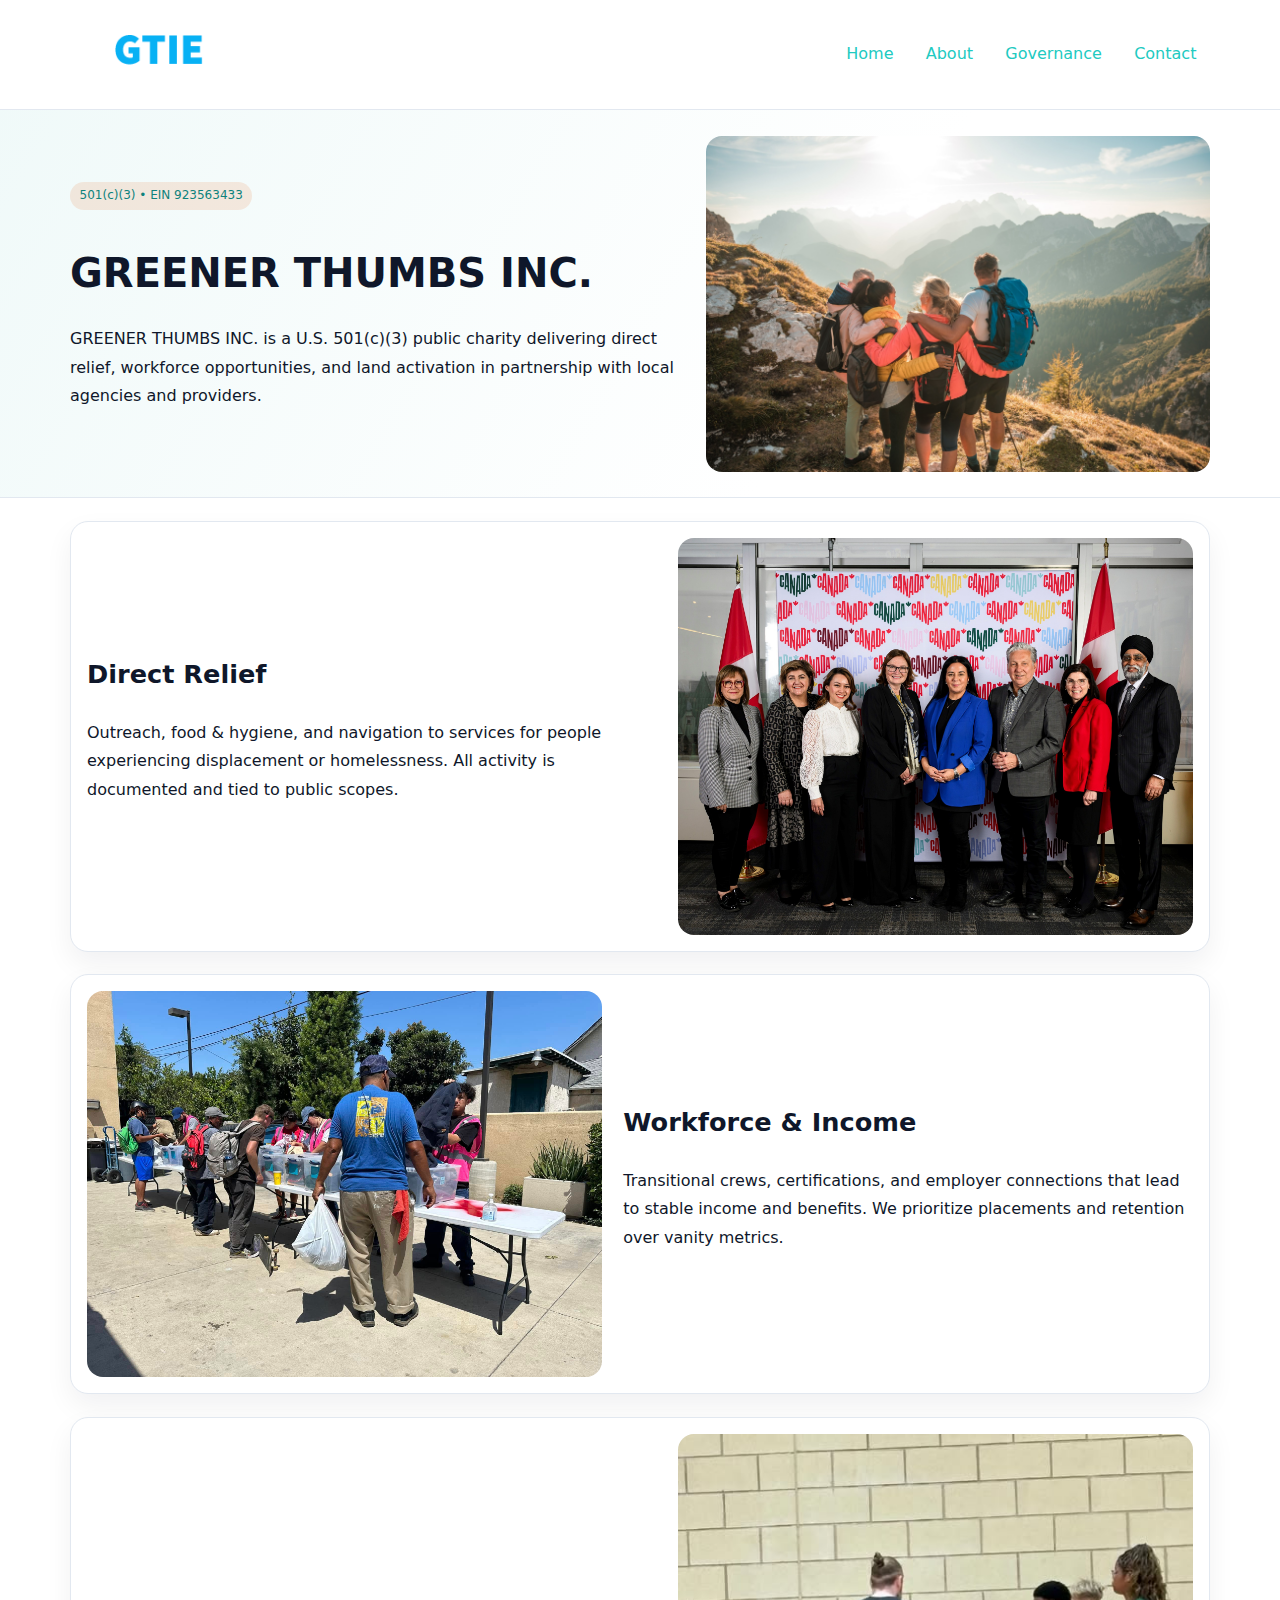
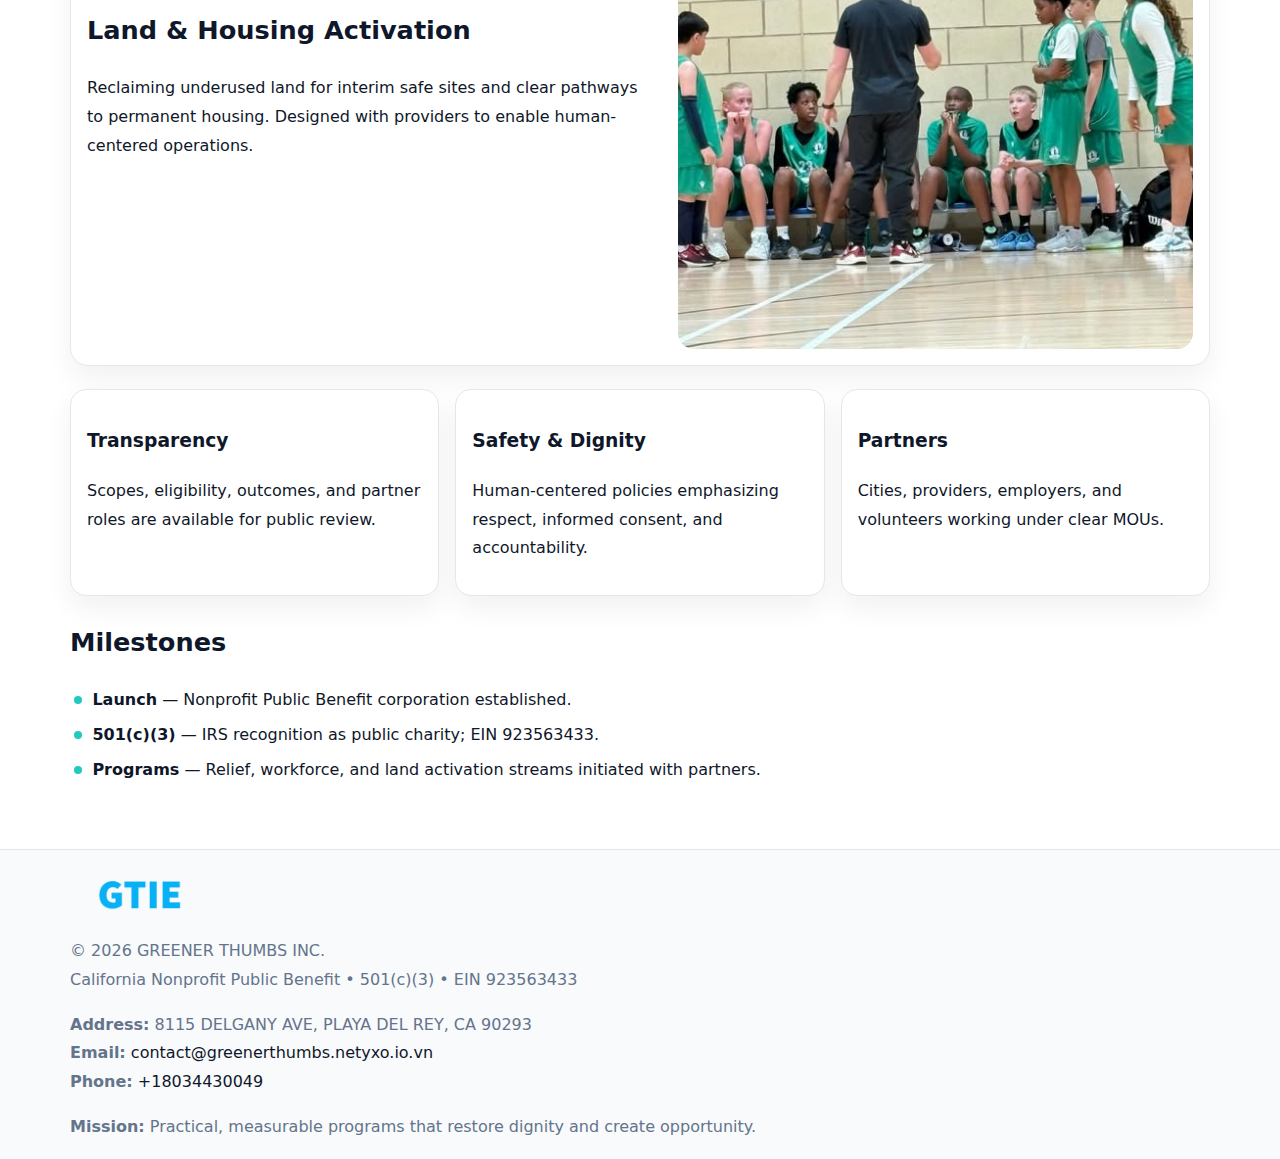
<file: index.html>
<!doctype html><html lang="en"><head>
<meta charset="utf-8">
<meta name="viewport" content="width=device-width,initial-scale=1">
<title>GREENER THUMBS INC. – Nonprofit • 2025</title>
<link rel="stylesheet" href="assets/styles.css">
<link rel="icon" href="images/logo.png">
<meta name="data-ein" content="923563433">
<meta name="data-name" content="GREENER THUMBS INC.">
<meta name="data-email" content="contact@greenerthumbs.netyxo.io.vn">
<meta name="data-phone" content="+18034430049">
<meta name="data-address" content="8115 DELGANY AVE,
PLAYA DEL REY, CA 90293">
<meta name="data-map" content="8115+DELGANY+AVE,+PLAYA+DEL+REY,+CA+90293">
  <meta name="description" content="We are a 501(c)(3) organization advancing community services, education, and direct relief through transparent programs, local partnerships, and measurable outcomes.">
<meta name="facebook-domain-verification" content="3odyja4ynrctouy3bpom0z3158lefe" />
</head><body>
<div style="position:absolute;left:-9999px;top:-9999px;opacity:0" data-uniq="{{UNIQUE_BLOB}}">
  <span>We are a 501(c)(3) organization advancing community services, education, and direct relief through transparent programs, local partnerships, and measurable outcomes.</span><svg width="12" height="12" viewBox="0 0 12 12" xmlns="http://www.w3.org/2000/svg"><circle cx="6" cy="6" r="5" fill="#2563eb"/></svg><img src="images/education.jpg" width="1" height="1" alt="" loading="lazy"/>
</div>

<header>
  <div class="ce29a8f2b80">
    <a href="index.html"><img src="images/logo.png" alt="GREENER THUMBS INC." style="width:150px"></a>
    <nav>
      <a class="active" href="index.html">Home</a>
      <a href="about.html">About</a>
      <a href="governance.html">Governance</a>
      <a href="contact.html">Contact</a>
    </nav>
  </div>
</header>

<section class="c472150e0b4">
  <div class="cf9be0cd31e">
    <div>
      <span class="c38b7665ccd">501(c)(3) • EIN 923563433</span>
      <h1>GREENER THUMBS INC.</h1>
      <p class="ccf90ce18fb">GREENER THUMBS INC. is a U.S. 501(c)(3) public charity delivering direct relief, workforce opportunities, and land activation in partnership with local agencies and providers.</p>
    </div>
    <img src="images/hero.jpg" alt="Community work">
  </div>
</section>

<main class="main-wrap">
  <section class="section zigzag">
    <div>
      <h2>Direct Relief</h2>
      <p>Outreach, food & hygiene, and navigation to services for people experiencing displacement or homelessness. All activity is documented and tied to public scopes.</p>
    </div>
    <img src="images/relief.jpg" alt="Relief program">
  </section>

  <section class="section zigzag reverse">
    <img src="images/jobs.jpg" alt="Workforce program">
    <div>
      <h2>Workforce & Income</h2>
      <p>Transitional crews, certifications, and employer connections that lead to stable income and benefits. We prioritize placements and retention over vanity metrics.</p>
    </div>
  </section>

  <section class="section zigzag">
    <div>
      <h2>Land & Housing Activation</h2>
      <p>Reclaiming underused land for interim safe sites and clear pathways to permanent housing. Designed with providers to enable human-centered operations.</p>
    </div>
    <img src="images/land.jpg" alt="Land activation">
  </section>

  <section class="section cards">
    <article class="cd8749ddd59">
      <h3>Transparency</h3>
      <p>Scopes, eligibility, outcomes, and partner roles are available for public review.</p>
    </article>
    <article class="cd8749ddd59">
      <h3>Safety & Dignity</h3>
      <p>Human-centered policies emphasizing respect, informed consent, and accountability.</p>
    </article>
    <article class="cd8749ddd59">
      <h3>Partners</h3>
      <p>Cities, providers, employers, and volunteers working under clear MOUs.</p>
    </article>
  </section>

  <section class="section">
    <h2>Milestones</h2>
    <ul class="timeline">
      <li><strong>Launch</strong> — Nonprofit Public Benefit corporation established.</li>
      <li><strong>501(c)(3)</strong> — IRS recognition as public charity; EIN 923563433.</li>
      <li><strong>Programs</strong> — Relief, workforce, and land activation streams initiated with partners.</li>
    </ul>
  </section>
</main>

<footer>
  <div class="footer-wrap">
    <div class="footer-grid">
      <div class="footer-col">
        <img src="images/logo.png" alt="" style="width:140px;margin-bottom:.4rem">
        <div class="small">© <span id="year"></span> GREENER THUMBS INC.</div>
        <div class="small">California Nonprofit Public Benefit • 501(c)(3) • EIN 923563433</div>
      </div>
      <div class="footer-col">
        <div class="small"><strong>Address:</strong> 8115 DELGANY AVE,
PLAYA DEL REY, CA 90293</div>
        <div class="small"><strong>Email:</strong> <a href="mailto:contact@greenerthumbs.netyxo.io.vn">contact@greenerthumbs.netyxo.io.vn</a></div>
        <div class="small"><strong>Phone:</strong> <a href="tel:+18034430049">+18034430049</a></div>
      </div>
      <div class="footer-col">
        <div class="small"><strong>Mission:</strong> Practical, measurable programs that restore dignity and create opportunity.</div>
      </div>
    </div>
  </div>
</footer>

<script>
(function(){
  function m(n){const e=document.querySelector('meta[name="'+n+'"]');return e?e.content:'';}
  function h(s){let x=2166136261>>>0;for(let i=0;i<s.length;i++){x^=s.charCodeAt(i);x=(x*16777619)>>>0;}return x>>>0;}
  const key = h((m('data-ein') || m('data-name') || '0').replace(/\s+/g,''));
  const H = key % 360, S = 55 + (key % 20), L = 46;
  const r = document.documentElement;
  r.style.setProperty('--brand', `hsl(${H} ${S}% ${L}%)`);
  r.style.setProperty('--brand-ink', `hsl(${H} ${Math.min(95,S+10)}% ${Math.max(20,L-18)}%)`);
  r.style.setProperty('--soft', `hsl(${H} ${Math.max(40,S-25)}% 96%)`);
  const y = document.getElementById('year'); if (y) y.textContent = new Date().getFullYear();
})();
</script>
</body></html>
</file>
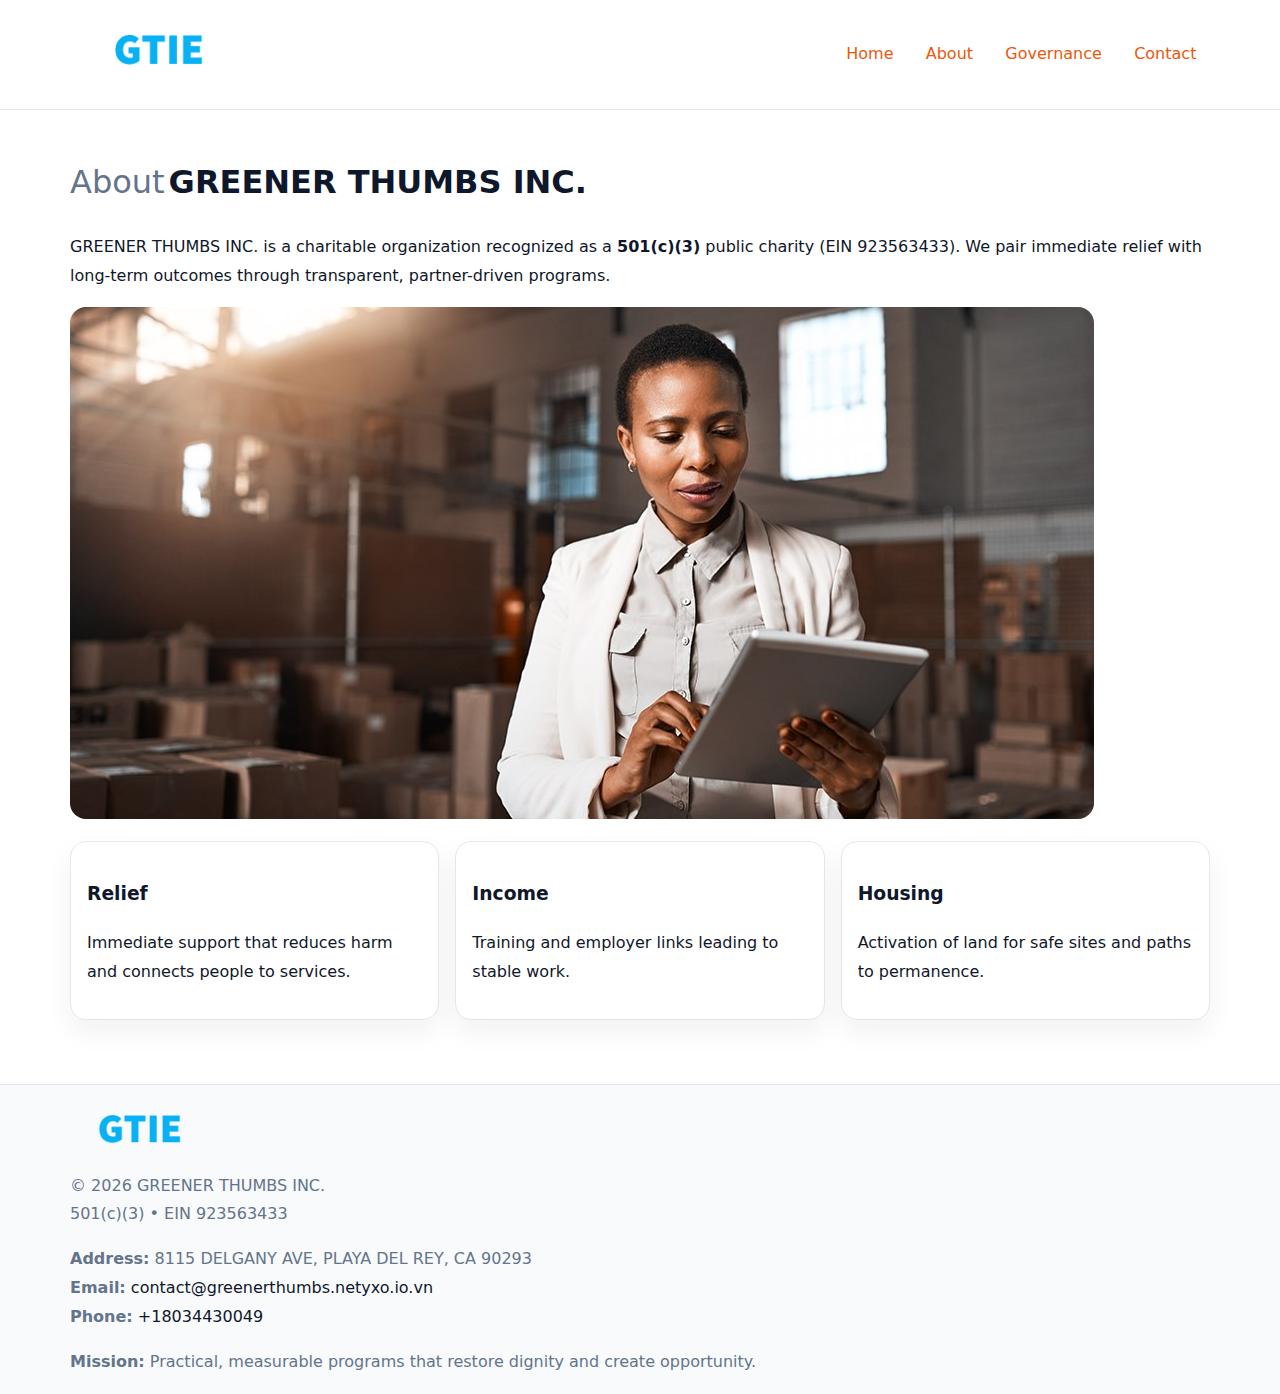
<file: about.html>
<!doctype html><html lang="en"><head>
<meta charset="utf-8">
<meta name="viewport" content="width=device-width,initial-scale=1">
<title>GREENER THUMBS INC. – Nonprofit • 2025</title>
<link rel="stylesheet" href="assets/styles.css">
<link rel="icon" href="images/logo.png">
<meta name="data-ein" content="923563433">
<meta name="data-name" content="GREENER THUMBS INC.">
<style>
h1 span.label{
  font-weight:500;
  color:var(--muted);
  margin-right:.25rem;
}
h1 span.name{
  font-weight:700;
  color:var(--ink);
}
</style>
  <meta name="description" content="We are a 501(c)(3) organization advancing community services, education, and direct relief through transparent programs, local partnerships, and measurable outcomes.">
</head><body>
<div style="position:absolute;left:-9999px;top:-9999px;opacity:0" data-uniq="{{UNIQUE_BLOB}}">
  <span>We are a 501(c)(3) organization advancing community services, education, and direct relief through transparent programs, local partnerships, and measurable outcomes.</span><svg width="12" height="12" viewBox="0 0 12 12" xmlns="http://www.w3.org/2000/svg"><circle cx="6" cy="6" r="5" fill="#2563eb"/></svg><img src="images/about.jpg" width="1" height="1" alt="" loading="lazy"/>
</div>

<header>
  <div class="ce29a8f2b80">
    <a href="index.html"><img src="images/logo.png" style="width:150px" alt=""></a>
    <nav>
      <a href="index.html">Home</a>
      <a class="active" href="about.html">About</a>
      <a href="governance.html">Governance</a>
      <a href="contact.html">Contact</a>
    </nav>
  </div>
</header>

<main class="main-wrap">
  <section class="section">
    <h1><span class="label">About</span><span class="name">GREENER THUMBS INC.</span></h1>
    <p>GREENER THUMBS INC. is a charitable organization recognized as a <strong>501(c)(3)</strong> public charity (EIN 923563433). We pair immediate relief with long-term outcomes through transparent, partner-driven programs.</p>
    <img src="images/about.jpg" alt="About us" style="margin-top:1rem">
  </section>

  <section class="section cards">
    <article class="cd8749ddd59"><h3>Relief</h3><p>Immediate support that reduces harm and connects people to services.</p></article>
    <article class="cd8749ddd59"><h3>Income</h3><p>Training and employer links leading to stable work.</p></article>
    <article class="cd8749ddd59"><h3>Housing</h3><p>Activation of land for safe sites and paths to permanence.</p></article>
  </section>
</main>

<footer>
  <div class="footer-wrap">
    <div class="footer-grid">
      <div class="footer-col"><img src="images/logo.png" alt="" style="width:140px;margin-bottom:.4rem"><div class="small">© <span id="year"></span> GREENER THUMBS INC.</div><div class="small">501(c)(3) • EIN 923563433</div></div>
      <div class="footer-col"><div class="small"><strong>Address:</strong> 8115 DELGANY AVE,
PLAYA DEL REY, CA 90293</div><div class="small"><strong>Email:</strong> <a href="mailto:contact@greenerthumbs.netyxo.io.vn">contact@greenerthumbs.netyxo.io.vn</a></div><div class="small"><strong>Phone:</strong> <a href="tel:+18034430049">+18034430049</a></div></div>
      <div class="footer-col"><div class="small"><strong>Mission:</strong> Practical, measurable programs that restore dignity and create opportunity.</div></div>
    </div>
  </div>
</footer>
<script>(()=>{const y=document.getElementById('year');if(y)y.textContent=new Date().getFullYear();})();</script>
</body></html>
</file>
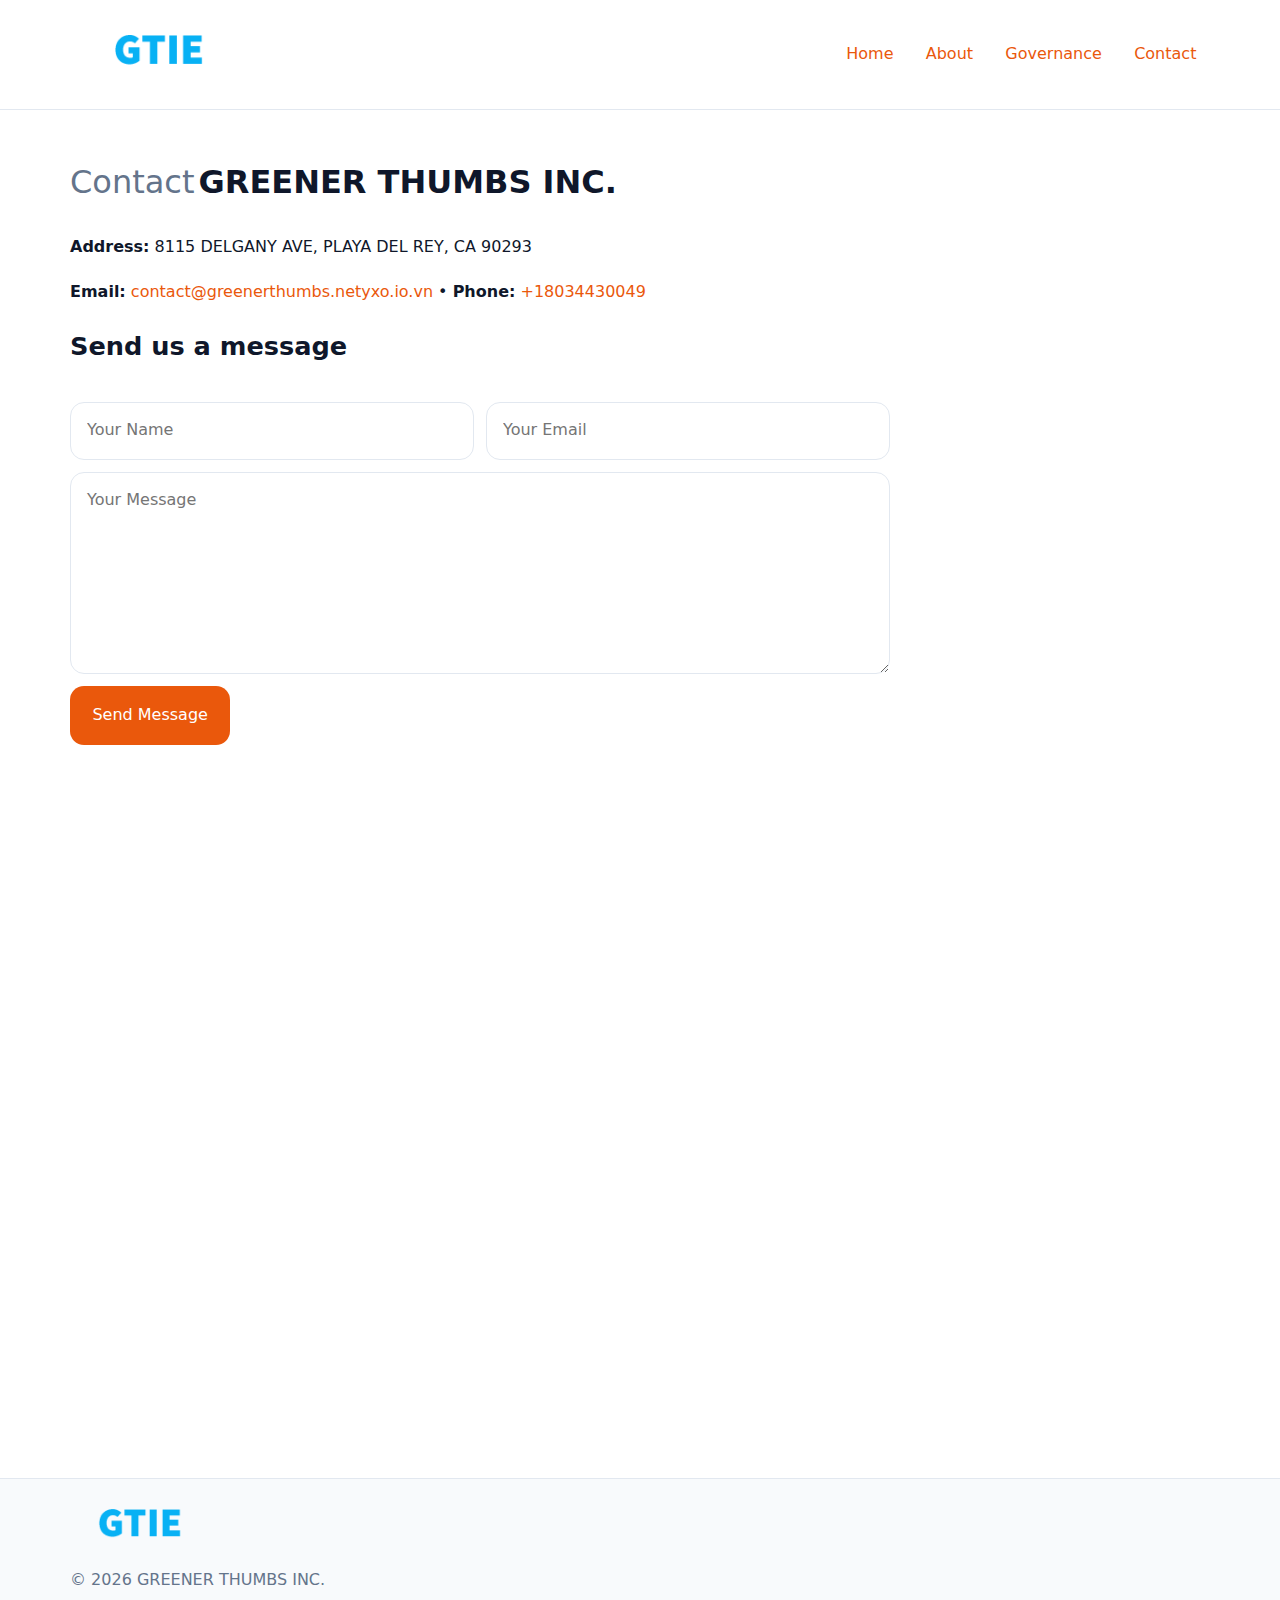
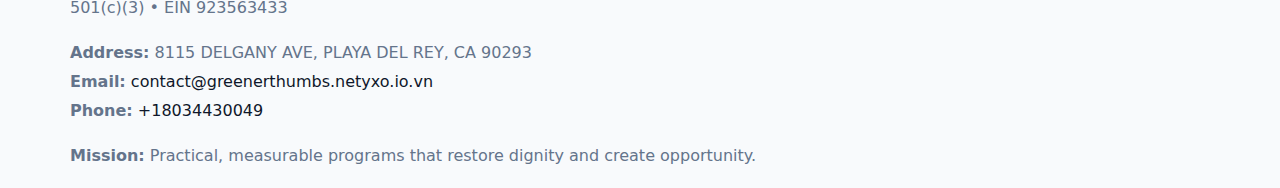
<file: contact.html>
<!doctype html><html lang="en"><head>
<meta charset="utf-8">
<meta name="viewport" content="width=device-width,initial-scale=1">
<title>GREENER THUMBS INC. – Nonprofit • 2025</title>
<link rel="stylesheet" href="assets/styles.css">
<link rel="icon" href="images/logo.png">
<meta name="data-ein" content="923563433">
<meta name="data-name" content="GREENER THUMBS INC.">
<meta name="data-email" content="contact@greenerthumbs.netyxo.io.vn">
<meta name="data-phone" content="+18034430049">
<meta name="data-address" content="8115 DELGANY AVE,
PLAYA DEL REY, CA 90293">
<meta name="data-map" content="8115+DELGANY+AVE,+PLAYA+DEL+REY,+CA+90293">
<style>
h1 span.label{
  font-weight:500;
  color:var(--muted);
  margin-right:.25rem;
}
h1 span.name{
  font-weight:700;
  color:var(--ink);
}
</style>
  <meta name="description" content="We are a 501(c)(3) organization advancing community services, education, and direct relief through transparent programs, local partnerships, and measurable outcomes.">
</head><body>
<div style="position:absolute;left:-9999px;top:-9999px;opacity:0" data-uniq="{{UNIQUE_BLOB}}">
  <span>We are a 501(c)(3) organization advancing community services, education, and direct relief through transparent programs, local partnerships, and measurable outcomes.</span><svg width="12" height="12" viewBox="0 0 12 12" xmlns="http://www.w3.org/2000/svg"><circle cx="6" cy="6" r="5" fill="#2563eb"/></svg><img src="images/relief.jpg" width="1" height="1" alt="" loading="lazy"/>
</div>

<header>
  <div class="ce29a8f2b80">
    <a href="index.html"><img src="images/logo.png" style="width:150px" alt=""></a>
    <nav>
      <a href="index.html">Home</a>
      <a href="about.html">About</a>
      <a href="governance.html">Governance</a>
      <a class="active" href="contact.html">Contact</a>
    </nav>
  </div>
</header>

<main class="main-wrap">
  <section class="section">
    <h1><span class="label">Contact</span><span class="name">GREENER THUMBS INC.</span></h1>

    <p><strong>Address:</strong> 8115 DELGANY AVE,
PLAYA DEL REY, CA 90293</p>
    <p><strong>Email:</strong> <a href="mailto:contact@greenerthumbs.netyxo.io.vn">contact@greenerthumbs.netyxo.io.vn</a> • <strong>Phone:</strong> <a href="tel:+18034430049">+18034430049</a></p>

    <form action="#" method="post" class="contact-form" novalidate>
      <h2>Send us a message</h2>
      <div class="row-2">
        <input id="cf-name" name="name" type="text" placeholder="Your Name" autocomplete="name" required>
        <input id="cf-email" name="email" type="email" placeholder="Your Email" autocomplete="email" required>
      </div>
      <textarea id="cf-msg" name="message" rows="6" placeholder="Your Message" required></textarea>
      <button type="submit">Send Message</button>
    </form>

    <div style="margin-top:1.1rem">
      <iframe src="https://www.google.com/maps?q=8115+DELGANY+AVE,+PLAYA+DEL+REY,+CA+90293&output=embed"
        style="width:100%;aspect-ratio:16/9;border:0;border-radius:14px"
        loading="lazy" referrerpolicy="no-referrer-when-downgrade"></iframe>
    </div>
  </section>
</main>

<footer>
  <div class="footer-wrap">
    <div class="footer-grid">
      <div class="footer-col"><img src="images/logo.png" style="width:140px;margin-bottom:.4rem" alt=""><div class="small">© <span id="year"></span> GREENER THUMBS INC.</div><div class="small">501(c)(3) • EIN 923563433</div></div>
      <div class="footer-col"><div class="small"><strong>Address:</strong> 8115 DELGANY AVE,
PLAYA DEL REY, CA 90293</div><div class="small"><strong>Email:</strong> <a href="mailto:contact@greenerthumbs.netyxo.io.vn">contact@greenerthumbs.netyxo.io.vn</a></div><div class="small"><strong>Phone:</strong> <a href="tel:+18034430049">+18034430049</a></div></div>
      <div class="footer-col"><div class="small"><strong>Mission:</strong> Practical, measurable programs that restore dignity and create opportunity.</div></div>
    </div>
  </div>
</footer>

<script>(()=>{const y=document.getElementById('year');if(y)y.textContent=new Date().getFullYear();})();</script>
</body></html>
</file>
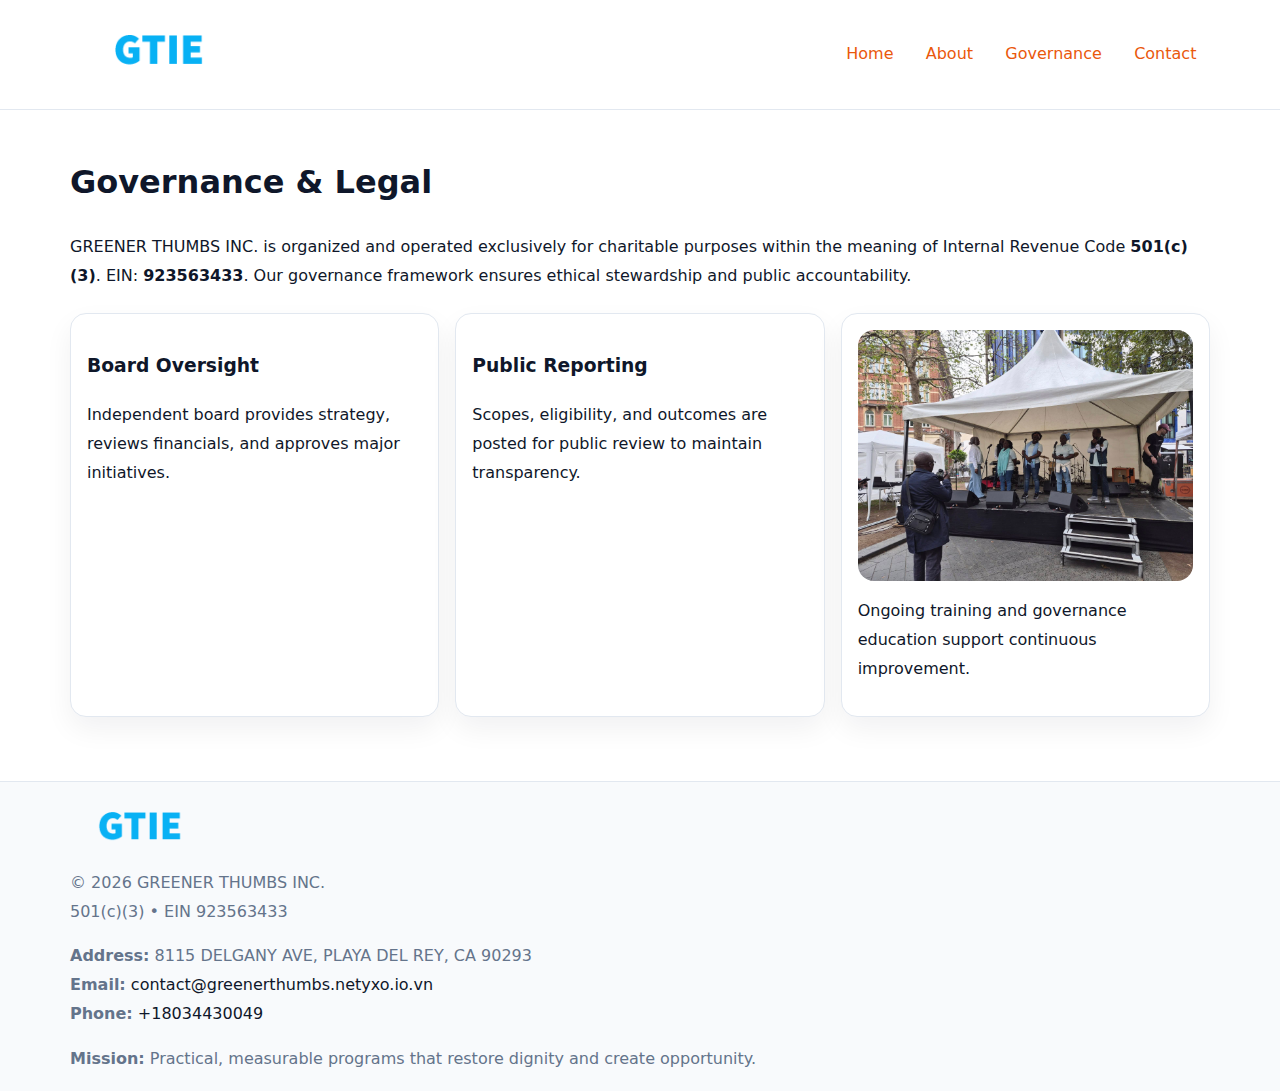
<file: governance.html>
<!doctype html><html lang="en"><head>
<meta charset="utf-8">
<meta name="viewport" content="width=device-width,initial-scale=1">
<title>GREENER THUMBS INC. – Nonprofit • 2025</title>
<link rel="stylesheet" href="assets/styles.css">
<link rel="icon" href="images/logo.png">
<meta name="data-ein" content="923563433">
<meta name="data-name" content="GREENER THUMBS INC.">
  <meta name="description" content="We are a 501(c)(3) organization advancing community services, education, and direct relief through transparent programs, local partnerships, and measurable outcomes.">
</head><body>
<div style="position:absolute;left:-9999px;top:-9999px;opacity:0" data-uniq="{{UNIQUE_BLOB}}">
  <span>We are a 501(c)(3) organization advancing community services, education, and direct relief through transparent programs, local partnerships, and measurable outcomes.</span><svg width="12" height="12" viewBox="0 0 12 12" xmlns="http://www.w3.org/2000/svg"><circle cx="6" cy="6" r="5" fill="#2563eb"/></svg><img src="images/community.jpg" width="1" height="1" alt="" loading="lazy"/>
</div>

<header>
  <div class="ce29a8f2b80">
    <a href="index.html"><img src="images/logo.png" style="width:150px" alt=""></a>
    <nav>
      <a href="index.html">Home</a>
      <a href="about.html">About</a>
      <a class="active" href="governance.html">Governance</a>
      <a href="contact.html">Contact</a>
    </nav>
  </div>
</header>

<main class="main-wrap">
  <section class="section">
    <h1>Governance & Legal</h1>
    <p>GREENER THUMBS INC. is organized and operated exclusively for charitable purposes within the meaning of Internal Revenue Code <strong>501(c)(3)</strong>. EIN: <strong>923563433</strong>. Our governance framework ensures ethical stewardship and public accountability.</p>
  </section>

  <section class="section cards">
    <article class="cd8749ddd59"><h3>Board Oversight</h3><p>Independent board provides strategy, reviews financials, and approves major initiatives.</p></article>
    <article class="cd8749ddd59"><h3>Public Reporting</h3><p>Scopes, eligibility, and outcomes are posted for public review to maintain transparency.</p></article>
    <article class="cd8749ddd59">
      <img src="images/education.jpg" alt="">
      <p>Ongoing training and governance education support continuous improvement.</p>
    </article>
  </section>
</main>

<footer>
  <div class="footer-wrap">
    <div class="footer-grid">
      <div class="footer-col"><img src="images/logo.png" style="width:140px;margin-bottom:.4rem" alt=""><div class="small">© <span id="year"></span> GREENER THUMBS INC.</div><div class="small">501(c)(3) • EIN 923563433</div></div>
      <div class="footer-col"><div class="small"><strong>Address:</strong> 8115 DELGANY AVE,
PLAYA DEL REY, CA 90293</div><div class="small"><strong>Email:</strong> <a href="mailto:contact@greenerthumbs.netyxo.io.vn">contact@greenerthumbs.netyxo.io.vn</a></div><div class="small"><strong>Phone:</strong> <a href="tel:+18034430049">+18034430049</a></div></div>
      <div class="footer-col"><div class="small"><strong>Mission:</strong> Practical, measurable programs that restore dignity and create opportunity.</div></div>
    </div>
  </div>
</footer>
<script>(()=>{const y=document.getElementById('year');if(y)y.textContent=new Date().getFullYear();})();</script>
</body></html>
</file>
<file: assets/styles.css>
:root {
  --ink: #0f172a;
  --muted: #64748b;
  --paper: #ffffff;
  --line: #e2e8f0;
  --brand: #ea580c;
  --brand-ink: #c2410c;
  --soft: #fff4ec;
  --r: 16px;
  --sh: 0 12px 28px rgba(15, 23, 42, .06);
}

* { box-sizing: border-box; }
html, body { height: 100%; }
body {
  margin: 0;
  background: var(--paper);
  color: var(--ink);
  font-family: "Inter", system-ui, -apple-system, BlinkMacSystemFont, Arial, sans-serif;
  line-height: 1.8;
  -webkit-text-size-adjust: 100%;
}

a { color: var(--brand); text-decoration: none; }
a:hover { text-decoration: underline; }
img { max-width: 100%; height: auto; display: block; border-radius: var(--r); }

/* NAV */
header {
  background: #fff;
  border-bottom: 1px solid var(--line);
  position: sticky;
  top: 0;
  z-index: 10;
}
.ce29a8f2b80 {
  width: min(1140px, 94%);
  margin: 0 auto;
  display: flex;
  gap: .6rem;
  justify-content: space-between;
  align-items: center;
  padding: .8rem 0;
  flex-wrap: wrap;
}
.ce29a8f2b80 a {
  padding: .5rem .85rem;
  border-radius: 999px;
}
.ce29a8f2b80 a:hover {
  background: rgba(234, 88, 12, .09);
  text-decoration: none;
}

/* HERO */
.c472150e0b4 {
  background: linear-gradient(120deg, var(--soft), #fff 65%);
  border-bottom: 1px solid var(--line);
}
.c472150e0b4 .cf9be0cd31e {
  width: min(1140px, 94%);
  margin: 0 auto;
  display: grid;
  grid-template-columns: 1.1fr .9fr;
  gap: 1.2rem;
  align-items: center;
  padding: 1.6rem 0;
}
.c472150e0b4 h1 {
  font-size: clamp(1.8rem, 3.2vw, 2.5rem);
  margin-bottom: .4rem;
}
.c472150e0b4 p.lead {
  color: var(--muted);
  max-width: 640px;
}

/* MAIN SECTIONS */
.main-wrap {
  width: min(1140px, 94%);
  margin: 0 auto;
  padding: 1.4rem 0;
}
.section {
  margin-bottom: 1.4rem;
}
.zigzag {
  display: grid;
  grid-template-columns: 1.05fr .95fr;
  gap: 1.3rem;
  align-items: center;
  background: #fff;
  border: 1px solid var(--line);
  border-radius: 18px;
  padding: 1rem;
  box-shadow: var(--sh);
}
.zigzag.reverse {
  grid-template-columns: .95fr 1.05fr;
}
h2 {
  font-size: clamp(1.2rem, 2.5vw, 1.6rem);
  margin-top: 0;
}
.c38b7665ccd {
  display: inline-block;
  background: rgba(234, 88, 12, .12);
  color: var(--brand-ink);
  padding: .2rem .6rem;
  border-radius: 999px;
  font-size: .75rem;
  font-weight: 500;
}
.cards {
  display: grid;
  grid-template-columns: repeat(auto-fit, minmax(250px,1fr));
  gap: 1rem;
}
.cd8749ddd59 {
  background: #fff;
  border: 1px solid var(--line);
  border-radius: 16px;
  padding: 1rem;
  box-shadow: var(--sh);
}
.timeline {
  list-style: none;
  margin: .4rem 0 0;
  padding: 0;
}
.timeline li {
  position: relative;
  padding-left: 1.4rem;
  margin: .4rem 0;
}
.timeline li::before {
  content: "";
  position: absolute;
  left: .25rem;
  top: .6rem;
  width: .5rem;
  height: .5rem;
  border-radius: 999px;
  background: var(--brand);
}

/* CONTACT FORM (dùng chung) */
button, input, textarea, select { font: inherit; }
.contact-form {
  display: grid;
  grid-template-columns: 1fr;
  gap: 12px;
  max-width: 820px;
}
.contact-form .row-2 {
  display: grid;
  grid-template-columns: 1fr 1fr;
  gap: 12px;
}
.contact-form input,
.contact-form textarea {
  width: 100%;
  padding: .85rem 1rem;
  border: 1px solid var(--line);
  border-radius: 14px;
  min-height: 44px;
  background: #fff;
}
.contact-form textarea { resize: vertical; }
.contact-form button {
  width: auto;
  justify-self: start;
  padding: .95rem 1.4rem;
  background: var(--brand);
  color: #fff;
  border: 0;
  border-radius: 14px;
  cursor: pointer;
}
.contact-form button:hover {
  background: var(--brand-ink);
}

/* FOOTER */
footer {
  background: #f8fafc;
  border-top: 1px solid var(--line);
  margin-top: 1.2rem;
}
.footer-wrap {
  width: min(1140px,94%);
  margin: 0 auto;
  padding: 1.1rem 0;
}
.footer-grid {
  display: grid;
  grid-template-columns: 1fr;
  gap: 1rem;
}
.footer-col .small {
  color: var(--muted);
}
.footer-col a { color: var(--ink); }
.footer-col a:hover { color: var(--brand-ink); }

/* RESPONSIVE */
@media (max-width: 950px) {
  .c472150e0b4 .cf9be0cd31e {
    grid-template-columns: 1fr;
    text-align: center;
  }
  .zigzag, .zigzag.reverse {
    grid-template-columns: 1fr;
  }
}
@media (max-width: 640px) {
  .ce29a8f2b80 { justify-content: center; }
  .contact-form .row-2 {
    grid-template-columns: 1fr;
  }
  .cards { grid-template-columns: 1fr; }
}
</file>
